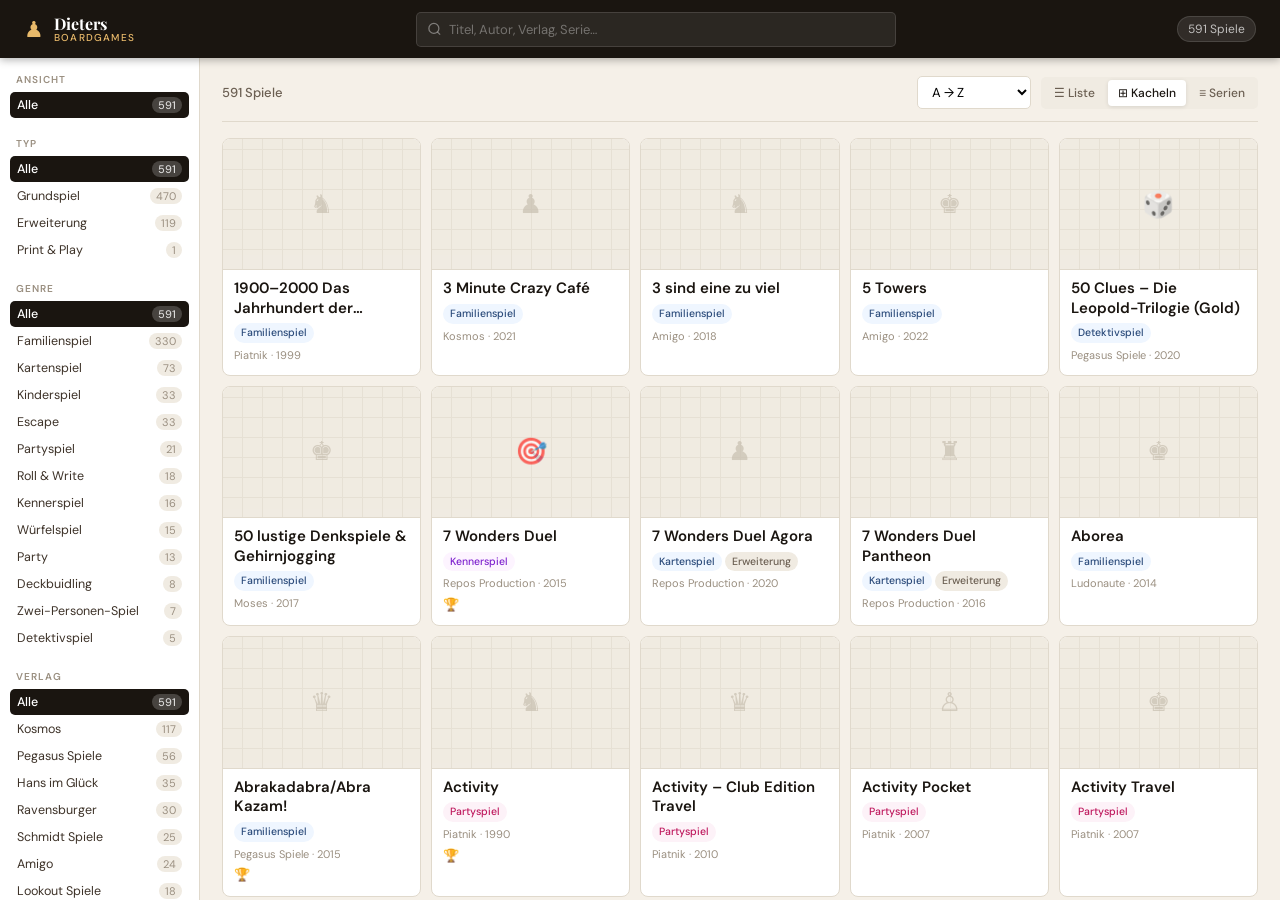
<file: index.html>
<!DOCTYPE html>
<html lang="de">
<head>
<meta charset="UTF-8">
<meta name="viewport" content="width=device-width, initial-scale=1.0">
<title>Dieters Boardgames</title>
<link href="https://fonts.googleapis.com/css2?family=Playfair+Display:wght@700&family=DM+Sans:wght@300;400;500;600&display=swap" rel="stylesheet">
<link rel="stylesheet" href="style.css">
</head>
<body>

<header>
  <div class="header-brand">
    <span class="brand-icon">♟</span>
    <div class="brand-text">
      <span class="brand-title">Dieters</span>
      <span class="brand-sub">Boardgames</span>
    </div>
  </div>
  <div class="search-wrap">
    <svg width="15" height="15" fill="none" stroke="currentColor" stroke-width="2" viewBox="0 0 24 24"><circle cx="11" cy="11" r="8"/><path d="m21 21-4.35-4.35"/></svg>
    <input type="text" id="search" placeholder="Titel, Autor, Verlag, Serie…" oninput="applyFilters()">
  </div>
  <div class="header-right">
    <span class="stat-pill" id="stat-total">– Spiele</span>
  </div>
</header>

<div class="layout">
  <aside class="sidebar">
    <div class="sidebar-section">
      <h4>Ansicht</h4>
      <div class="filter-group">
        <button class="filter-btn active" id="vf-alle" onclick="setViewFilter('alle',this)">Alle <span class="count" id="cnt-alle">–</span></button>
      </div>
    </div>
    <div class="sidebar-section"><h4>Typ</h4><div class="filter-group" id="typ-filters"></div></div>
    <div class="sidebar-section"><h4>Genre</h4><div class="filter-group" id="genre-filters"></div></div>
    <div class="sidebar-section"><h4>Verlag</h4><div class="filter-group" id="verlag-filters"></div></div>
    <div class="sidebar-section"><h4>Auszeichnung</h4><div class="filter-group" id="sdj-filters"></div></div>
  </aside>

  <main class="main">
    <div class="view-bar">
      <span class="view-label" id="view-label">0 Spiele</span>
      <select class="sort-select" id="sort" onchange="applyFilters()">
        <option value="az">A → Z</option>
        <option value="za">Z → A</option>
        <option value="jahr">Jahr</option>
        <option value="bgg">BGG-Rating</option>
        <option value="serie">Serie</option>
        <option value="autor">Autor</option>
        <option value="verlag">Verlag</option>
      </select>
      <div class="view-tabs">
        <button class="view-tab" id="lt-list" onclick="setLayout('list',this)">☰ Liste</button>
        <button class="view-tab active" id="lt-grid" onclick="setLayout('grid',this)">⊞ Kacheln</button>
        <button class="view-tab" id="lt-group" onclick="setLayout('group',this)">≡ Serien</button>
      </div>
    </div>
    <div id="game-container"></div>
  </main>
</div>

<!-- Detail Panel (nur lesen) -->
<div class="panel-overlay" id="panel-overlay" onclick="closePanel()"></div>
<div class="detail-panel" id="detail-panel">
  <div class="panel-header">
    <div class="panel-title" id="dp-title"></div>
    <button class="panel-close" onclick="closePanel()">✕</button>
  </div>
  <div class="panel-body">
    <div id="dp-rows"></div>
  </div>
</div>

<div class="toast" id="toast"></div>

<script src="spiele.js"></script>
<script src="app.js"></script>
</body>
</html>
</file>
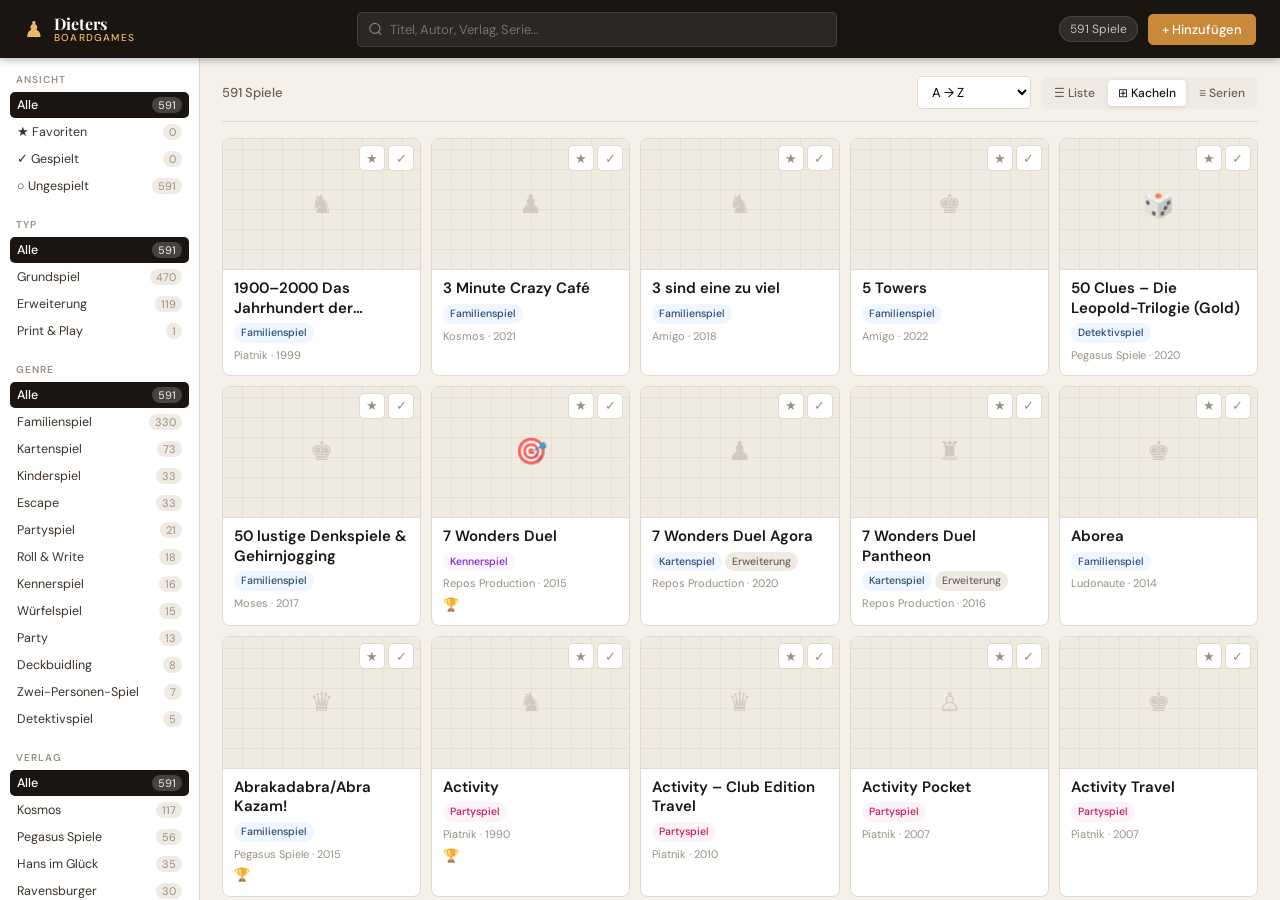
<file: admin.html>
<!DOCTYPE html>
<html lang="de">
<head>
<meta charset="UTF-8">
<meta name="viewport" content="width=device-width, initial-scale=1.0">
<title>Dieters Boardgames — Admin</title>
<link href="https://fonts.googleapis.com/css2?family=Playfair+Display:wght@700&family=DM+Sans:wght@300;400;500;600&display=swap" rel="stylesheet">
<link rel="stylesheet" href="style.css">
</head>
<body>

<header>
  <div class="header-brand">
    <span class="brand-icon">♟</span>
    <div class="brand-text">
      <span class="brand-title">Dieters</span>
      <span class="brand-sub">Boardgames</span>
    </div>
  </div>
  <div class="search-wrap">
    <svg width="15" height="15" fill="none" stroke="currentColor" stroke-width="2" viewBox="0 0 24 24"><circle cx="11" cy="11" r="8"/><path d="m21 21-4.35-4.35"/></svg>
    <input type="text" id="search" placeholder="Titel, Autor, Verlag, Serie…" oninput="applyFilters()">
  </div>
  <div class="header-right">
    <span class="stat-pill" id="stat-total">– Spiele</span>
    <button class="btn primary" onclick="openAdd()">+ Hinzufügen</button>
  </div>
</header>

<div class="layout">
  <aside class="sidebar">
    <div class="sidebar-section">
      <h4>Ansicht</h4>
      <div class="filter-group">
        <button class="filter-btn active" id="vf-alle" onclick="setViewFilter('alle',this)">Alle <span class="count" id="cnt-alle">–</span></button>
        <button class="filter-btn" id="vf-favoriten" onclick="setViewFilter('favoriten',this)">★ Favoriten <span class="count" id="cnt-fav">–</span></button>
        <button class="filter-btn" id="vf-gespielt" onclick="setViewFilter('gespielt',this)">✓ Gespielt <span class="count" id="cnt-played">–</span></button>
        <button class="filter-btn" id="vf-ungespielt" onclick="setViewFilter('ungespielt',this)">○ Ungespielt <span class="count" id="cnt-unplayed">–</span></button>
      </div>
    </div>
    <div class="sidebar-section"><h4>Typ</h4><div class="filter-group" id="typ-filters"></div></div>
    <div class="sidebar-section"><h4>Genre</h4><div class="filter-group" id="genre-filters"></div></div>
    <div class="sidebar-section"><h4>Verlag</h4><div class="filter-group" id="verlag-filters"></div></div>
    <div class="sidebar-section"><h4>Auszeichnung</h4><div class="filter-group" id="sdj-filters"></div></div>
  </aside>

  <main class="main">
    <div class="view-bar">
      <span class="view-label" id="view-label">0 Spiele</span>
      <select class="sort-select" id="sort" onchange="applyFilters()">
        <option value="az">A → Z</option>
        <option value="za">Z → A</option>
        <option value="jahr">Jahr</option>
        <option value="bgg">BGG-Rating</option>
        <option value="serie">Serie</option>
        <option value="autor">Autor</option>
        <option value="verlag">Verlag</option>
      </select>
      <div class="view-tabs">
        <button class="view-tab" id="lt-list" onclick="setLayout('list',this)">☰ Liste</button>
        <button class="view-tab active" id="lt-grid" onclick="setLayout('grid',this)">⊞ Kacheln</button>
        <button class="view-tab" id="lt-group" onclick="setLayout('group',this)">≡ Serien</button>
      </div>
    </div>
    <div id="game-container"></div>
  </main>
</div>

<!-- Detail Panel (mit Bearbeiten) -->
<div class="panel-overlay" id="panel-overlay" onclick="closePanel()"></div>
<div class="detail-panel" id="detail-panel">
  <div class="panel-header">
    <div class="panel-title" id="dp-title"></div>
    <button class="panel-close" onclick="closePanel()">✕</button>
  </div>
  <div class="panel-body">
    <div class="panel-actions">
      <button class="btn" id="dp-fav-btn" onclick="toggleFavPanel()"></button>
      <button class="btn" id="dp-played-btn" onclick="togglePlayedPanel()"></button>
      <button class="btn" onclick="openEdit()">✎ Bearbeiten</button>
    </div>
    <div id="dp-rows"></div>
    <div class="panel-notes">
      <label>BGG-Rating</label>
      <div class="bgg-row">
        <input class="bgg-input" type="number" id="dp-bgg" min="1" max="10" step="0.1" placeholder="z.B. 7.8">
        <span>/ 10</span>
        <button class="btn" onclick="saveBGGNotes()">Speichern</button>
      </div>
    </div>
    <div class="panel-notes" style="margin-top:14px">
      <label>Notizen</label>
      <textarea id="dp-notes" rows="4"></textarea>
      <button class="btn" style="margin-top:8px;width:100%;justify-content:center" onclick="saveBGGNotes()">Notizen speichern</button>
    </div>
  </div>
</div>

<!-- Modal -->
<div class="modal-overlay" id="modal-overlay" onclick="closeModal(event)">
  <div class="modal">
    <div class="modal-head">
      <h2 id="modal-title">Spiel hinzufügen</h2>
      <button class="panel-close" onclick="closeModal(null)">✕</button>
    </div>
    <div class="modal-body">
      <div class="field"><label>Spielname *</label><input type="text" id="f-name"></div>
      <div class="field-row">
        <div class="field"><label>Verlag</label><input type="text" id="f-verlag"></div>
        <div class="field"><label>Autor</label><input type="text" id="f-autor"></div>
      </div>
      <div class="field-row">
        <div class="field"><label>Gruppe / Serie</label><input type="text" id="f-gruppe"></div>
        <div class="field"><label>Jahr</label><input type="number" id="f-jahr"></div>
      </div>
      <div class="field-row">
        <div class="field"><label>Genre</label>
          <select id="f-genre">
            <option>Familienspiel</option><option>Kennerspiel</option><option>Expertenspiel</option>
            <option>Kinderspiel</option><option>Partyspiel</option><option>Party</option>
            <option>Kartenspiel</option><option>Würfelspiel</option><option>Roll &amp; Write</option>
            <option>Deckbuilding</option><option>Escape</option><option>Detektivspiel</option>
            <option>Deduktionsspiel</option><option>Krimispiel</option><option>Zwei-Personen-Spiel</option>
            <option>Quiz</option><option>Einpersonenspiel</option>
          </select>
        </div>
        <div class="field"><label>Typ</label>
          <select id="f-typ"><option>Grundspiel</option><option>Erweiterung</option><option>Print &amp; Play</option></select>
        </div>
      </div>
      <div class="field"><label>Auszeichnung</label><input type="text" id="f-sdj"></div>
      <div class="field-row">
        <div class="field"><label>BGG-Rating</label><input type="number" id="f-bgg" min="1" max="10" step="0.1"></div>
        <div class="field"><label>Spieleranzahl</label><input type="text" id="f-spieler"></div>
      </div>
      <div class="field"><label>Notizen</label><textarea id="f-notes" rows="3"></textarea></div>
    </div>
    <div class="modal-footer">
      <div class="delete-area"><button class="btn danger" id="delete-btn" onclick="deleteGame()" style="display:none">Löschen</button></div>
      <button class="btn" onclick="closeModal(null)">Abbrechen</button>
      <button class="btn primary" id="save-btn" onclick="saveGame()">Speichern</button>
    </div>
  </div>
</div>

<div class="toast" id="toast"></div>

<script src="spiele.js"></script>
<script src="admin.js"></script>
</body>
</html>
</file>
<file: style.css>
/* Dieters Boardgames — style.css */
*,*::before,*::after{box-sizing:border-box;margin:0;padding:0}
:root{
  --cream:#f5f0e8;--cream2:#ede7d9;--ink:#1a1510;--ink2:#3d3228;
  --amber:#c8893a;--amber2:#e8b96a;
  --g100:#f0ebe2;--g200:#e0d9cc;--g300:#c8bfb0;--g400:#9a8f80;--g500:#6b5f52;
  --green:#2d5a3d;--green2:#4a8f63;--red:#8b2a2a;--blue:#2a4a7a;
  --r:8px;--r2:5px;
}
html,body{height:100%;font-family:'DM Sans',sans-serif;background:var(--cream);color:var(--ink);font-size:14px;line-height:1.5}
header{position:sticky;top:0;z-index:100;display:flex;align-items:center;gap:16px;padding:0 24px;height:58px;background:var(--ink);box-shadow:0 2px 8px rgba(0,0,0,.3)}
.header-brand{display:flex;align-items:center;gap:10px;flex-shrink:0}
.brand-icon{font-size:22px;color:var(--amber2)}
.brand-text{display:flex;flex-direction:column;line-height:1.1}
.brand-title{font-family:'Playfair Display',serif;font-size:16px;font-weight:700;color:#fff}
.brand-sub{font-size:10px;font-weight:500;letter-spacing:.12em;text-transform:uppercase;color:var(--amber2)}
.search-wrap{flex:1;max-width:480px;margin:0 auto;position:relative}
.search-wrap svg{position:absolute;left:11px;top:50%;transform:translateY(-50%);color:rgba(255,255,255,.4);pointer-events:none}
.search-wrap input{width:100%;padding:8px 12px 8px 32px;background:rgba(255,255,255,.08);border:1px solid rgba(255,255,255,.12);border-radius:var(--r2);color:#fff;font-family:inherit;font-size:13px;outline:none}
.search-wrap input::placeholder{color:rgba(255,255,255,.35)}
.search-wrap input:focus{border-color:var(--amber2)}
.header-right{display:flex;align-items:center;gap:10px;flex-shrink:0}
.stat-pill{background:rgba(255,255,255,.1);border:1px solid rgba(255,255,255,.12);color:rgba(255,255,255,.7);font-size:12px;padding:3px 10px;border-radius:20px}
.btn{display:inline-flex;align-items:center;gap:5px;padding:6px 13px;border:1px solid var(--g300);border-radius:var(--r2);background:#fff;color:var(--ink2);font-family:inherit;font-size:13px;font-weight:500;cursor:pointer;transition:all .13s;white-space:nowrap}
.btn:hover{background:var(--cream2)}
.btn.primary{background:var(--amber);border-color:var(--amber);color:#fff}
.btn.primary:hover{background:#b07830}
.btn.danger{background:#fff5f5;border-color:#fca5a5;color:var(--red)}
.layout{display:flex;height:calc(100vh - 58px);overflow:hidden}
.sidebar{width:200px;flex-shrink:0;background:#fff;border-right:1px solid var(--g200);overflow-y:auto;padding:14px 10px}
.sidebar::-webkit-scrollbar{width:3px}
.sidebar::-webkit-scrollbar-thumb{background:var(--g200)}
.sidebar-section{margin-bottom:18px}
.sidebar-section h4{font-size:10px;font-weight:600;letter-spacing:.1em;text-transform:uppercase;color:var(--g400);padding:0 6px;margin-bottom:5px}
.filter-group{display:flex;flex-direction:column;gap:1px}
.filter-btn{display:flex;align-items:center;justify-content:space-between;padding:5px 7px;border:none;border-radius:var(--r2);background:transparent;color:var(--ink2);font-family:inherit;font-size:12.5px;cursor:pointer;text-align:left;transition:background .1s}
.filter-btn:hover{background:var(--g100)}
.filter-btn.active{background:var(--ink);color:#fff;font-weight:500}
.filter-btn .count{font-size:11px;background:var(--g100);color:var(--g400);padding:1px 6px;border-radius:10px}
.filter-btn.active .count{background:rgba(255,255,255,.2);color:rgba(255,255,255,.8)}
.main{flex:1;overflow-y:auto;padding:18px 22px}
.main::-webkit-scrollbar{width:8px}
.main::-webkit-scrollbar-thumb{background:var(--g400);border-radius:4px}
.main::-webkit-scrollbar-thumb:hover{background:var(--g500)}
.main::-webkit-scrollbar-track{background:var(--g100)}
.view-bar{display:flex;align-items:center;gap:10px;margin-bottom:16px;padding-bottom:12px;border-bottom:1px solid var(--g200)}
.view-label{flex:1;font-size:13px;color:var(--g500);font-weight:500}
.sort-select{padding:6px 10px;border:1px solid var(--g200);border-radius:var(--r2);background:#fff;font-family:inherit;font-size:13px;outline:none;cursor:pointer}
.view-tabs{display:flex;gap:3px;background:var(--g100);padding:3px;border-radius:var(--r2)}
.view-tab{display:flex;align-items:center;gap:4px;padding:5px 10px;border:none;border-radius:calc(var(--r2) - 1px);background:transparent;color:var(--g500);font-family:inherit;font-size:12px;font-weight:500;cursor:pointer;transition:all .13s}
.view-tab:hover{color:var(--ink)}
.view-tab.active{background:#fff;color:var(--ink);box-shadow:0 1px 4px rgba(0,0,0,.1)}
.game-grid{display:grid;grid-template-columns:repeat(5,1fr);gap:10px}
.game-card{background:#fff;border:1px solid var(--g200);border-radius:var(--r);overflow:hidden;cursor:pointer;position:relative;transition:transform .16s,box-shadow .16s}
.game-card:hover{transform:translateY(-2px);box-shadow:0 8px 24px rgba(0,0,0,.12)}
.game-card.favorit{border-color:var(--amber)}
.card-cover{width:100%;aspect-ratio:3/2;background:var(--g100);border-bottom:1px solid var(--g200);display:flex;align-items:center;justify-content:center;position:relative;overflow:hidden}
.card-cover::before{content:'';position:absolute;inset:0;background-image:repeating-linear-gradient(0deg,transparent,transparent 19px,var(--g200) 19px,var(--g200) 20px),repeating-linear-gradient(90deg,transparent,transparent 19px,var(--g200) 19px,var(--g200) 20px);opacity:.6}
.card-icon{font-size:26px;color:var(--g300);position:relative;z-index:1;opacity:.7}
.card-btns{position:absolute;top:6px;right:6px;display:flex;gap:3px;z-index:2}
.card-body{padding:9px 11px 11px}
.card-title{font-size:15px;font-weight:600;color:var(--ink);line-height:1.3;margin-bottom:5px;display:-webkit-box;-webkit-line-clamp:2;-webkit-box-orient:vertical;overflow:hidden}
.card-tags{display:flex;flex-wrap:wrap;gap:3px;margin-bottom:4px}
.card-sub{font-size:11px;color:var(--g400);overflow:hidden;text-overflow:ellipsis;white-space:nowrap}
.card-bgg{font-size:11px;font-weight:600;color:var(--amber);margin-top:3px}
.card-sdj{font-size:13px;margin-top:3px}
.game-list{display:flex;flex-direction:column;gap:2px}
.game-row{display:flex;align-items:center;gap:10px;padding:9px 12px;background:#fff;border:1px solid var(--g200);border-radius:var(--r2);cursor:pointer;transition:background .1s}
.game-row:hover{background:var(--cream)}
.game-row.favorit{border-left:3px solid var(--amber)}
.row-icon{font-size:18px;color:var(--g300);width:32px;text-align:center;flex-shrink:0}
.row-info{flex:1;min-width:0}
.row-title{font-size:13px;font-weight:600;color:var(--ink);overflow:hidden;text-overflow:ellipsis;white-space:nowrap}
.row-sub{font-size:11.5px;color:var(--g400);overflow:hidden;text-overflow:ellipsis;white-space:nowrap}
.row-tags{display:flex;gap:4px;flex-shrink:0}
.row-bgg{font-size:12px;font-weight:600;color:var(--amber);flex-shrink:0}
.row-btns{display:flex;gap:3px;flex-shrink:0}
.icon-btn{width:26px;height:26px;border:1px solid var(--g200);border-radius:var(--r2);background:#fff;color:var(--g400);font-size:13px;cursor:pointer;display:flex;align-items:center;justify-content:center;transition:all .12s}
.icon-btn:hover{border-color:var(--amber);color:var(--amber)}
.icon-btn.fav{background:#fff7ed;border-color:var(--amber);color:var(--amber)}
.icon-btn.played{background:#f0fdf4;border-color:var(--green2);color:var(--green)}
.tag{font-size:10.5px;font-weight:500;padding:2px 7px;border-radius:10px;white-space:nowrap}
.tag-genre{background:#eff6ff;color:var(--blue)}
.tag-kind{background:#f0fdf4;color:var(--green)}
.tag-expert{background:#fdf4ff;color:#7e22ce}
.tag-party{background:#fdf2f8;color:#be185d}
.tag-erw{background:var(--g100);color:var(--g500)}
.tag-sdj{background:#fff7ed;color:var(--amber);border:1px solid #fed7aa}
.group-block{margin-bottom:22px}
.group-title{font-family:'Playfair Display',serif;font-size:15px;font-weight:700;color:var(--ink);margin-bottom:7px;padding-bottom:5px;border-bottom:2px solid var(--amber);display:flex;align-items:baseline;gap:8px}
.group-count{font-family:'DM Sans',sans-serif;font-size:11px;color:var(--g400);font-weight:400}
.panel-overlay{position:fixed;inset:0;background:rgba(0,0,0,.4);z-index:200;opacity:0;pointer-events:none;transition:opacity .2s}
.panel-overlay.open{opacity:1;pointer-events:all}
.detail-panel{position:fixed;top:0;right:-400px;width:370px;height:100vh;background:#fff;z-index:201;overflow-y:auto;transition:right .25s cubic-bezier(.4,0,.2,1);box-shadow:-6px 0 24px rgba(0,0,0,.15)}
.detail-panel.open{right:0}
.panel-header{display:flex;align-items:flex-start;justify-content:space-between;gap:12px;padding:16px 18px 12px;border-bottom:1px solid var(--g200)}
.panel-title{font-family:'Playfair Display',serif;font-size:17px;font-weight:700;color:var(--ink);line-height:1.3;flex:1}
.panel-close{width:28px;height:28px;border:1px solid var(--g200);border-radius:var(--r2);background:#fff;color:var(--g500);cursor:pointer;display:flex;align-items:center;justify-content:center;font-size:14px;flex-shrink:0}
.panel-close:hover{background:var(--cream)}
.panel-body{padding:14px 18px}
.panel-actions{display:flex;gap:7px;margin-bottom:14px;flex-wrap:wrap}
.panel-row{display:flex;justify-content:space-between;align-items:flex-start;gap:10px;padding:7px 0;border-bottom:1px solid var(--g100);font-size:13px}
.pr-label{color:var(--g400);font-weight:500;flex-shrink:0}
.pr-val{color:var(--ink2);text-align:right;word-break:break-word}
.panel-notes{margin-top:14px}
.panel-notes label{display:block;font-size:11px;font-weight:600;letter-spacing:.08em;text-transform:uppercase;color:var(--g400);margin-bottom:5px}
.bgg-row{display:flex;align-items:center;gap:7px}
.bgg-input{width:80px;padding:6px 9px;border:1px solid var(--g200);border-radius:var(--r2);font-family:inherit;font-size:13px;outline:none}
.bgg-input:focus{border-color:var(--amber)}
textarea{width:100%;padding:8px 10px;border:1px solid var(--g200);border-radius:var(--r2);font-family:inherit;font-size:13px;color:var(--ink);resize:vertical;outline:none}
textarea:focus{border-color:var(--amber)}
.modal-overlay{position:fixed;inset:0;background:rgba(0,0,0,.5);z-index:300;display:flex;align-items:center;justify-content:center;opacity:0;pointer-events:none;transition:opacity .2s}
.modal-overlay.open{opacity:1;pointer-events:all}
.modal{background:#fff;border-radius:var(--r);width:510px;max-width:calc(100vw - 32px);max-height:calc(100vh - 48px);overflow-y:auto;box-shadow:0 20px 60px rgba(0,0,0,.25)}
.modal-head{display:flex;align-items:center;justify-content:space-between;padding:16px 18px 12px;border-bottom:1px solid var(--g200)}
.modal-head h2{font-family:'Playfair Display',serif;font-size:17px;font-weight:700;color:var(--ink)}
.modal-body{padding:14px 18px;display:flex;flex-direction:column;gap:11px}
.field{display:flex;flex-direction:column;gap:4px}
.field label{font-size:12px;font-weight:600;color:var(--g500);letter-spacing:.04em}
.field input,.field select,.field textarea{padding:7px 9px;border:1px solid var(--g200);border-radius:var(--r2);font-family:inherit;font-size:13px;color:var(--ink);outline:none;background:#fff}
.field input:focus,.field select:focus,.field textarea:focus{border-color:var(--amber)}
.field-row{display:grid;grid-template-columns:1fr 1fr;gap:10px}
.modal-footer{display:flex;align-items:center;gap:8px;padding:12px 18px;border-top:1px solid var(--g200)}
.delete-area{flex:1}
.empty{text-align:center;padding:60px 20px;color:var(--g400)}
.toast{position:fixed;bottom:24px;left:50%;transform:translateX(-50%) translateY(16px);background:var(--ink);color:#fff;font-size:13px;padding:8px 18px;border-radius:20px;box-shadow:0 8px 24px rgba(0,0,0,.2);opacity:0;pointer-events:none;transition:opacity .2s,transform .2s;white-space:nowrap;z-index:500}
.toast.show{opacity:1;transform:translateX(-50%) translateY(0)}
.toast.error{background:var(--red)}
@media(max-width:720px){.sidebar{display:none}.main{padding:12px 14px}.game-grid{grid-template-columns:repeat(auto-fill,minmax(140px,1fr));gap:8px}}
</file>
